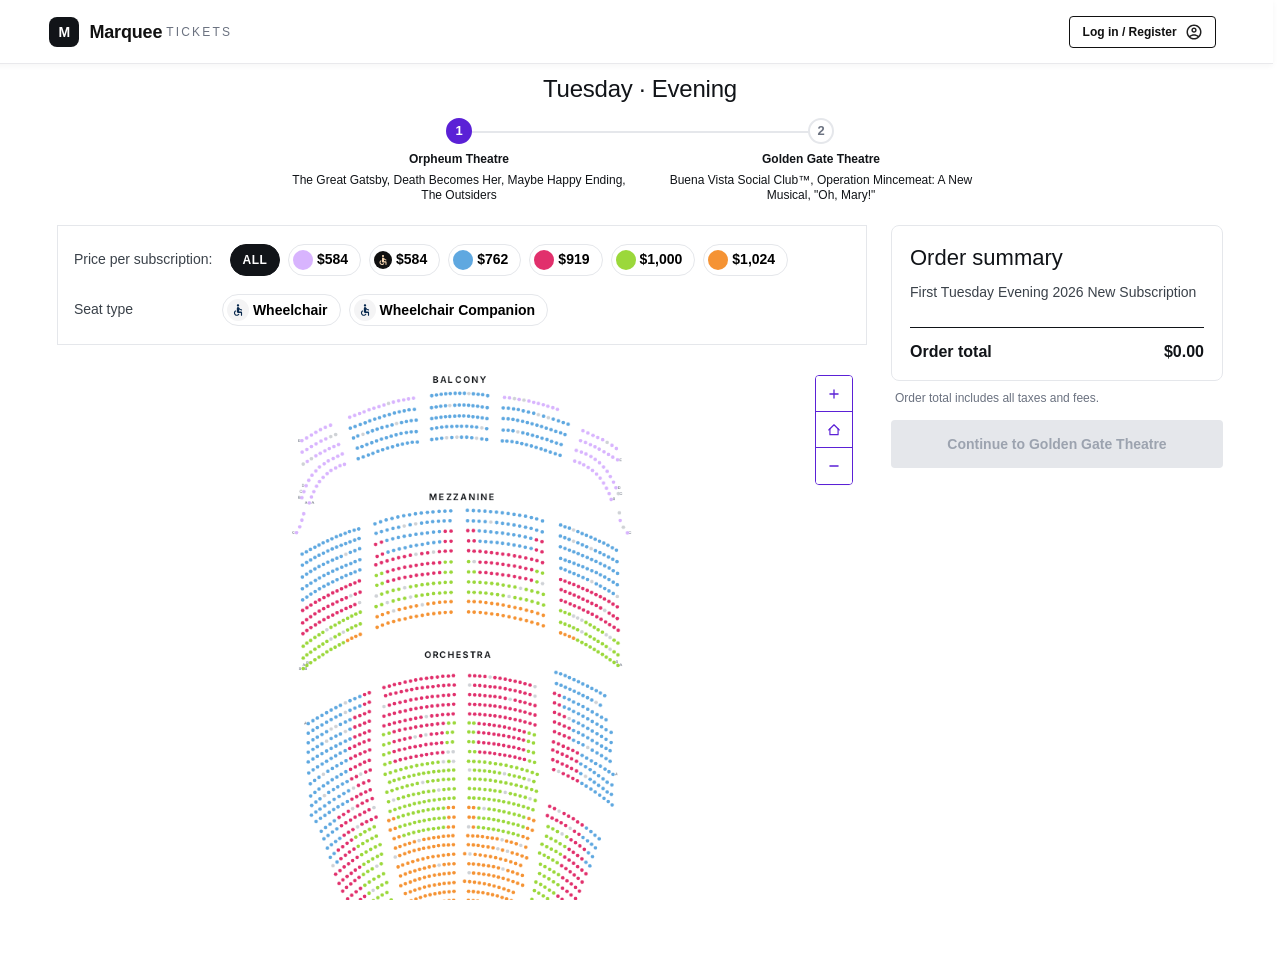
<file: seatmap/seatmap.html>
<!doctype html>
<html lang="en">
<head>
<meta charset="utf-8" />
<meta name="viewport" content="width=device-width, initial-scale=1" />
<title>Choose your seat — Marquee Tickets</title>
<link rel="preconnect" href="https://fonts.googleapis.com">
<link rel="preconnect" href="https://fonts.gstatic.com" crossorigin>
<link rel="stylesheet" href="https://fonts.googleapis.com/css2?family=Inter:wght@400;500;600;700&family=JetBrains+Mono:wght@400;500&display=swap">
<link rel="stylesheet" href="../styles/central.css" />
</head>
<body class="seatmap-page">
  <header class="sticky-header" role="banner">
    <div class="logo logo--brand" aria-label="Marquee Tickets">
      <span class="brand-mark">M</span>
      <span class="brand-name">Marquee<span class="brand-name-suffix">Tickets</span></span>
    </div>
    <button type="button" class="login">Log in / Register <img src="../assets/iconsSystem.svg" alt="" aria-hidden="true" /></button>
  </header>

  <main>
    <h1 class="occasion">Tuesday · Evening</h1>

    <div class="steps">
      <div class="track"></div>
      <div class="row">
        <div class="step active">
          <div class="pin">1</div>
          <div class="name">Orpheum Theatre</div>
          <div class="shows">The Great Gatsby, Death Becomes Her, Maybe Happy Ending, The Outsiders</div>
          <div class="seat-badges" id="seatBadges"></div>
        </div>
        <div class="step">
          <div class="pin">2</div>
          <div class="name">Golden Gate Theatre</div>
          <div class="shows">Buena Vista Social Club™, Operation Mincemeat: A New Musical, "Oh, Mary!"</div>
        </div>
      </div>
    </div>

    <div class="grid">
      <div>
        <div class="filterbar" style="border-radius: 0px" id="filterbar">
          <div class="row" style="gap: 8px; justify-content: flex-start">
            <span class="label" id="filterLabel">Price per subscription:</span>
            <div id="tiers" style="display:contents"></div>
            <div id="seatChips" style="display:contents"></div>
            <button class="change-price hidden" id="changePrice" type="button">Clear all</button>
          </div>
          <div class="row" style="gap: 8px">
            <span class="label">Seat type</span>
            <button class="chip" data-seattype="wc">
              <span class="ic">
                <img src="../assets/iconsAccessibility.svg" width="14" height="14" alt="" />
              </span>
              Wheelchair
            </button>
            <button class="chip" data-seattype="wcc">
              <span class="ic">
                <img src="../assets/iconsAccessibility.svg" width="14" height="14" alt="" />
              </span>
              Wheelchair Companion
            </button>
          </div>
        </div>

<div class="mapwrap" style="margin-top:16px">
          <div class="zoom" style="border-radius: 4px">
            <button id="zin" title="Zoom in"><svg width="14" height="14" viewBox="0 0 24 24" fill="none" stroke="currentColor" stroke-width="2.2" stroke-linecap="round"><path d="M12 5v14M5 12h14"/></svg></button>
            <button id="zhome" title="Reset"><svg width="14" height="14" viewBox="0 0 24 24" fill="none" stroke="currentColor" stroke-width="2" stroke-linecap="round" stroke-linejoin="round"><path d="M3 12l9-9 9 9"/><path d="M5 10v10h14V10"/></svg></button>
            <button id="zout" title="Zoom out"><svg width="14" height="14" viewBox="0 0 24 24" fill="none" stroke="currentColor" stroke-width="2.2" stroke-linecap="round"><path d="M5 12h14"/></svg></button>
          </div>
          <div class="map-stage" id="stage">
            <div class="map-inner" id="mapInner"></div>
          </div>
          <div class="tooltip" id="ttp"></div>
        </div>
      </div>

      <div class="summary-col">
        <aside class="summary" style="border-radius: 8px">
          <h2>Order summary</h2>
          <div class="sub">First Tuesday Evening 2026 New Subscription</div>
          <div id="selected" class="selected-list"></div>
          <div class="total"><span>Order total</span><span class="val" id="total">$0.00</span></div>
        </aside>
        <div class="summary-note">Order total includes all taxes and fees.</div>
        <button class="cta cta-out" id="cta" disabled style="border-radius: 4px">Continue to Golden Gate Theatre</button>
      </div>
    </div>
  </main>

  <!-- Modal: Clear all (step 2 / GGT) — confirm going back to choose a new price band -->
  <div class="modal-backdrop" id="clearAllModal" role="dialog" aria-modal="true" aria-labelledby="camTitle">
    <div class="modal" style="width:400px; padding:28px 28px 22px">
      <h3 id="camTitle" style="font-size:20px; line-height:1.25; margin-bottom:14px">Do you want to change the subscription price?</h3>
      <p style="font-size:14px; line-height:1.6; margin-bottom:22px">This will release all seats added to your cart and you'll need to choose seats from the first venue again.</p>
      <div style="display:flex; flex-direction:column; gap:10px">
        <button type="button" id="camKeep" style="width:100%; height:48px; border-radius:8px; background:var(--accent); color:#fff; border:0; font-size:14px; font-weight:600; cursor:pointer; font-family:inherit">Keep selection</button>
        <button type="button" id="camChange" style="width:100%; height:48px; border-radius:8px; background:#fff; color:var(--ink); border:1.5px solid var(--ink); font-size:14px; font-weight:600; cursor:pointer; font-family:inherit">Change</button>
      </div>
    </div>
  </div>

  <div class="checkout" id="checkout">
    <div class="checkout-card" id="checkoutCard"></div>
  </div>

<div id="toast" class="toast" role="status" aria-live="polite"></div>
<script src="seats.js?v=28"></script>
<script src="golden-gate-seats.js"></script>
<script src="app.js?v=28"></script>
</body>
</html>
</file>
<file: styles/central.css>
/* Shared central stylesheet */

/* Subscription Flow styles */
:root {
    --app-width: 1440px;
    --app-height: 1200px;
    /* Same horizontal inset as .sticky-header so canvas content lines up with header controls */
    --page-gutter: clamp(16px, 4.444vw, 64px);
    --purple: #5a1ee6;
    --purple-soft: #ece4ff;
    --ink: #111;
    --muted: #666;
    --line: #e5e5e5;
  }
  * { box-sizing: border-box; }
  html, body { margin: 0; padding: 0; height: 100%; background: #ffffff; font-family: "Fellix", -apple-system, BlinkMacSystemFont, "Segoe UI", sans-serif; color: var(--ink); overflow-y: auto; overflow-x: hidden; line-height: 1.25; letter-spacing: 0; }
  h1 { font-size: 24px; font-weight: 500 !important; }
  h2 { font-size: 22px; font-weight: 500 !important; }
  h3 { font-size: 18px; }
  h3, h4, h5, h6 { font-weight: 500 !important; }
  p { font-size: 14px; }
  button { font-size: 14px; }
  button[class*="btn"],
  button[class*="cta"],
  a[class*="btn"],
  a[class*="cta"],
[class*="-btn"],
  [class^="btn-"],
  [class*=" btn-"],
  [class^="cta-"],
  [class*=" cta-"] {
    border-radius: 4px !important;
    padding: 8px 16px !important;
  }

  /* Stage now scrolls naturally with the page */
  .stage {
    min-height: 100vh;
    width: 100%;
    display: flex;
    justify-content: center;
    margin-left: auto;
    margin-right: auto;
    background: #fff;
    padding: 64px 0 0;
    overflow-x: hidden;
    overflow-y: visible;
  }
  .canvas {
    position: relative;
    width: min(var(--app-width), 100%);
    max-width: var(--app-width);
    min-height: var(--app-height);
    background: #fff;
    transition: opacity .18s ease;
    /* The whole prototype was designed at  1000px. The user wants the canvas to render
       at 1000px wide. We use CSS `zoom` so all hotspot coordinates and the bg images
       scale together without breaking the 1000-px positioning grid. */
    zoom: 1;
  }

  /* Navigation bar — fixed, always visible through all states */
  .sticky-header {
    position: fixed;
    top: 0;
    left: -15px;
    right: 0;
    margin-left: auto;
    margin-right: auto;
    width: min(var(--app-width), 100%);
    max-width: var(--app-width);
    height: 64px;
    z-index: 100;
    background: #fff;
    border-bottom: 1px solid #e9e9ec;
    display: flex;
    justify-content: space-between;
    align-items: center;
    padding: 0 var(--page-gutter);
    box-shadow: 0 2px 6px rgba(0,0,0,0.04);
    box-sizing: border-box;
  }
  .sticky-header .logo {
    font-family: -apple-system, "Segoe UI", sans-serif;
    font-size: 16px;
    line-height: 1;
    color: #111;
    display: flex;
    align-items: center;
    justify-content: center;
    gap: 8px;
  }
  .sticky-header .logo strong { font-weight: 800; font-size: 20px; letter-spacing: -0.04em; }
  .sticky-header .logo:not(.logo--brand) span { font-weight: 500; letter-spacing: 0.02em; }
  .sticky-header .logo--brand {
    font-weight: 700;
    letter-spacing: -0.01em;
    gap: 10px;
  }
  .sticky-header .logo--brand .brand-mark {
    width: 30px;
    height: 30px;
    border-radius: 8px;
    background: var(--ink, #111);
    color: #fff;
    display: grid;
    place-items: center;
    font-weight: 800;
    font-size: 14px;
    letter-spacing: 0;
    flex-shrink: 0;
  }
  .sticky-header .logo--brand .brand-name { font-size: 18px; }
  .sticky-header .logo--brand .brand-name-suffix {
    color: var(--muted, #666);
    font-weight: 500;
    margin-left: 4px;
    letter-spacing: 0.18em;
    font-size: 12px;
    text-transform: uppercase;
    vertical-align: 2px;
  }
  .sticky-header .login {
    height: 32px;
    border: 1px solid #111; border-radius: 4px;
    padding: 0 12px 0 13px; font-size: 12px; color: #111; font-weight: 700;
    display: flex; align-items: center; gap: 8px;
    background: #fff; cursor: pointer;
    font-family: inherit; line-height: 1; white-space: nowrap;
  }
  .sticky-header .login img { width: 18px; height: 18px; flex: 0 0 auto; display: block; }
  .sticky-header .login:hover { background: #f6f6f8; }
  .canvas.fading { opacity: 0; }

  /* States */
  .state {
    position: relative;
    width: var(--app-width);
    display: none;
    height: auto;
    min-height: var(--app-height);
    overflow: visible;
    margin-left: auto;
    margin-right: auto;
  }
  .state.active { display: block; }
  .state img.bg {
    display: block;
    width: 100%;
    height: auto;
    object-fit: contain;
    margin-left: auto;
    margin-right: auto;
    user-select: none;
    -webkit-user-drag: none;
    pointer-events: none;
  }

  /* Shared horizontal centering for content wrappers */
  main,
  .review-page,
  .contact-page,
  .dp-content,
  .plan-content,
  .hub-body,
  .sf-body,
  .cd-body {
    margin-left: auto;
    margin-right: auto;
  }

  /* Normalize heading sizes across custom title classes */
  .dp-h1,
  .plan-h1,
  .review-title,
  .contact-title,
  .occasion,
  .hub-hero-text h1,
  .sf-hero-text h1,
  .cd-hero-overlay h1 { font-size: 24px !important; }

  .dp-h2,
  .hub-section-h2,
  .sf-h2,
  .cd-h2,
  .section-title,
  .basket-title,
  .summary h2 { font-size: 22px !important; }

  .remove-modal h3,
  .modal h3,
  .cd-final-cta h3 { font-size: 18px !important; font-weight: 500 !important; }

  /* Standardize modal sizing across seatmap + flow */
  .remove-modal,
  .modal {
    width: 400px;
    max-width: 400px;
    border-radius: 8px;
    padding: 24px;
  }

  .hot {
    position: absolute;
    cursor: pointer;
    border-radius: 8px;
    transition: background .15s ease, outline .15s ease, opacity .2s ease;
    z-index: 2;
  }
  .hot:hover {
    background: rgba(90,30,230,0.10);
    outline: 1.5px dashed rgba(90,30,230,0.55);
  }
  .hot.show-hints {
    background: rgba(90,30,230,0.08);
    outline: 1px dashed rgba(90,30,230,0.45);
  }
  .hot.disabled {
    pointer-events: none;
    opacity: 0;
  }

  /* Selection overlays — purple-bordered boxes that mimic the design's selected state */
  .sel-marker {
    position: absolute;
    border: 2px solid var(--purple);
    border-radius: 8px;
    pointer-events: none;
    background: rgba(90,30,230,0.08);
    z-index: 1;
    display: none;
  }
  .sel-marker.show { display: block; }

  /* Disabled-button mask: fully covers the purple "Continue" CTA on screens 1/2/3 to make it look disabled */
  .disabled-mask {
    position: absolute;
    background: #e9e9ec;
    border-radius: 8px;
    pointer-events: none;
    z-index: 1;
    display: none;
  }
  .disabled-mask.show { display: block; }
  .disabled-mask .lbl {
    color: #9a9a9f;
    font-size: 14px;
    font-weight: 600;
    text-align: center;
    line-height: 100%;
    padding-top: 14px;
    font-family: inherit;
  }

  /* Remove-from-basket confirmation modal */
  .remove-modal-backdrop {
    position:fixed; inset:0; background:rgba(0,0,0,.45); z-index:300;
    display:flex; align-items:center; justify-content:center;
    padding-bottom:64px;
    opacity:0; pointer-events:none; transition:opacity .18s ease;
  }
  .remove-modal-backdrop.show {opacity:1; pointer-events:auto}
  .remove-modal {
    background:#fff; border-radius:8px; padding:24px; width: 400px;
    box-shadow:0 16px 48px rgba(0,0,0,.2);
    transform:translateY(8px); transition:transform .18s ease;
  }
  .remove-modal-backdrop.show .remove-modal { transform: translateY(0); }
  .remove-modal h3 {margin:0 0 8px; font-size:18px; font-weight:700}
  .remove-modal p {margin:0 0 18px; font-size:14px; color:var(--ink-2); line-height:1.5}
  .remove-modal-actions {
    display:flex; flex-direction:column; gap:10px; align-items:stretch;
  }
  .remove-modal-keep {
    width: 100%; height: 48px; border-radius: 8px;
    background: var(--purple); color: #fff; border: 0;
    font-size: 14px; font-weight: 700; cursor: pointer; font-family: inherit;
  }
  .remove-modal-keep:hover { background: #4a18d0; }
  .remove-modal-empty {
    width: 100%; height: 48px; border-radius: 8px;
    background: #fff; color: #111; border: 2px solid #111;
    font-size: 14px; font-weight: 700; cursor: pointer; font-family: inherit;
  }
  .remove-modal-empty:hover { background: #f6f6f8; }

  /* Review cart state: real HTML page with sticky basket */
  .review-state { background: #fff; padding-top: 0; min-height: 1000px; }
  .review-page { width: 1000px; margin: 0 auto; padding: 0 0 80px; font-family: inherit; }
  .review-stepper {
    display: flex; align-items: flex-start; justify-content: center;
    padding: 32px 0 36px; position: relative;
  }
  .review-stepper .step {
    display: flex; flex-direction: column; align-items: center; gap: 8px;
    position: relative;
    flex: 0 0 auto; width: 90px;
  }
  .review-stepper .step + .step::before {
    content: ''; position: absolute; left: -33px; width: 66px;
    top: 11px; height: 1.5px;
    background: #5a1ee6;
  }
  .review-stepper .step:last-child::before { background: #d8d3e4; }
  .review-stepper .dot {
    width: 24px; height: 24px; border-radius: 50%;
    background: #5a1ee6; color: #fff;
    display: flex; align-items: center; justify-content: center;
    font-size: 12px; font-weight: 700;
    position: relative; z-index: 1;
  }
  .review-stepper .step:last-child .dot { background: #d8d3e4; color: #fff; }
  .review-stepper .lbl { font-size: 12px; color: #222; font-weight: 600; }
  .review-stepper .step:last-child .lbl { color: #888; font-weight: 500; }
  .review-title {
    text-align: center; margin: 0 0 32px;
    letter-spacing: -0.005em;
  }
  .review-grid {
    display: grid; grid-template-columns: 380px 332px; gap: 60px;
    align-items: start; justify-content: center;
  }
  .review-left { min-width: 0; }
  .timer-row {
    display: flex; align-items: center; gap: 6px;
    font-size: 14px; color: #222; margin-bottom: 22px;
  }
  .timer-row strong { color: #111; font-weight: 700; }
  .section-title {
    font-size: 16px; font-weight: 700; margin: 0 0 22px;
  }
  .venue-block { margin-bottom: 8px; }
  .venue-head {
    display: flex; justify-content: space-between; align-items: center;
    padding: 0 0 14px; border-bottom: 1px solid #e9e9ec;
    margin-bottom: 0;
  }
  .venue-name { font-weight: 700; font-size: 14px; }
  .show-row {
    display: flex; justify-content: space-between; align-items: flex-start;
    margin-top: 22px; margin-bottom: 6px;
  }
  .show-main .show-name { font-weight: 700; font-size: 14px; }
  .show-main .show-when { font-size: 12px; color: #888; margin-top: 2px; }
  .show-total { font-weight: 700; font-size: 14px; }
  .seat-row {
    display: flex; justify-content: space-between;
    font-size: 12px; padding: 1px 0; color: #222;
  }
  .seat-row.sub { color: #888; padding-bottom: 4px; }

  /* Sticky basket on the right */
  .review-right { position: sticky; top: 50px; align-self: start; }
  .basket {
    width: 332px;
    border: 1px solid #e3e1e7; border-radius: 8px;
    padding: 16px;
    background: #fff;
  }
  .basket-title { font-size: 22px !important; font-weight: 500 !important; margin: 0 0 16px; padding: 0; }
  .basket-sub { font-size: 14px; color: #222; margin: 0 0 16px; line-height: 1.25; font-weight: 600; }
  .basket-row {
    display: flex; justify-content: space-between;
    font-size: 14px; padding: 3px 0; color: #222; line-height: 1.25;
  }
  .basket-row.top { padding-top: 4px; }
  .basket-row.total {
    padding: 4px 0 4px;
    font-size: 16px;
    font-weight: 700;
  }
  .basket-row.sub { color: #555; font-weight: 400; }
  .remove-link {
    display: inline-block; color: #5a1ee6; font-size: 14px;
    text-decoration: underline; margin-top: 8px; font-weight: 500;
  }
  .basket-rule { border: 0; border-top: 1px solid #e3e1e7; margin: 12px 0 4px; }
  .checkout-btn {
    margin-top: 18px; width: 100%;
    height: 48px;
    box-sizing: border-box;
    display: inline-flex;
    align-items: center;
    justify-content: center;
    background: #5a1ee6; color: #fff; border: 0;
    padding: 8px 16px; border-radius: 4px;
    font-size: 14px; font-weight: 600; cursor: pointer;
    font-family: inherit;
  }
  .checkout-btn:hover { background: #4a18d0; }

  /* ============== Real-HTML date-picker steps (states 1–4) ============== */
  .datepicker-state { background: #fff; min-height: 1000px; padding-top: 0; }
  .dp-page { width: 100%; padding: 28px 0 54px; font-family: inherit; }
  .dp-stepper {
    display: flex; align-items: flex-start; justify-content: center;
    padding: 24px 0 28px; position: relative;
  }
  .dp-stepper .step {
    display: flex; flex-direction: column; align-items: center; gap: 8px;
    position: relative; flex: 0 0 auto; width: 88px;
  }
  .dp-stepper .step + .step::before {
    content: ''; position: absolute; left: -32px; width: 64px;
    top: 11px; height: 1.5px; background: #d8d3e4;
  }
  .dp-stepper .step.done + .step::before,
  .dp-stepper .step.active + .step::before { background: var(--purple); }
  .dp-stepper .step.done ~ .step.done::before,
  .dp-stepper .step.done ~ .step.active::before { background: var(--purple); }
  .dp-stepper .dot {
    width: 24px; height: 24px; border-radius: 50%;
    background: #d8d3e4; color: #fff;
    display: flex; align-items: center; justify-content: center;
    font-size: 12px; font-weight: 700; position: relative; z-index: 1;
  }
  .dp-stepper .step.done .dot, .dp-stepper .step.active .dot { background: var(--purple); }
  .dp-stepper .lbl { font-size: 11.5px; color: #888; font-weight: 500; }
  .dp-stepper .step.done .lbl, .dp-stepper .step.active .lbl { color: #111; font-weight: 700; }
  .dp-content { width: 318px; margin: 0 auto; }
  .dp-h1 { margin: 0 0 8px; letter-spacing: 0; line-height: 1.18; }
  .dp-sub { font-size: 12px; color: #444; line-height: 1.45; margin: 0 0 24px; }
  .dp-h2 { font-size: 14px; font-weight: 700; margin: 0 0 12px; line-height: 1.25; }
  .dp-day-row { display: flex; gap: 8px; margin-bottom: 12px; }
  .dp-day-pill {
    flex: 1; min-width: 0; height: 50px;
    border: 1px solid #d6d3dc; border-radius: 4px;
    background: #fff; color: #111; font-family: inherit; font-size: 12px; font-weight: 600;
    cursor: pointer; transition: background .12s, color .12s, border-color .12s;
    text-align: center;
  }
  .dp-day-pill:hover { background: #f6f4fa; }
  .dp-day-pill.selected { background: #111; color: #fff; border-color: #111; }
  .dp-time-row { display: flex; gap: 10px; margin-bottom: 28px; }
  .dp-time-pill {
    flex: 1; height: 32px; padding: 0 12px;
    border: 1px solid #d6d3dc; border-radius: 4px;
    background: #fff; color: #111; font-family: inherit; font-size: 12px; font-weight: 500;
    cursor: pointer; transition: background .12s, color .12s, border-color .12s;
  }
  .dp-time-pill:hover { background: #f6f4fa; }
  .dp-time-pill.selected { background: #111; color: #fff; border-color: #111; }
  .dp-week-row { display: flex; gap: 6px; margin-bottom: 10px; }
  .dp-week-pill {
    flex: 1; height: 28px; padding: 0 8px;
    border: 1px solid #d6d3dc; border-radius: 4px;
    background: #fff; color: #111; font-family: inherit; font-size: 11.5px; font-weight: 500;
    cursor: pointer; transition: background .12s, color .12s, border-color .12s;
  }
  .dp-week-pill:hover { background: #f6f4fa; }
  .dp-week-pill.selected { background: #111; color: #fff; border-color: #111; }
  .dp-shows {
    display: grid; grid-template-columns: repeat(2, minmax(0, 1fr)); gap: 16px 10px;
    margin-bottom: 26px;
  }
  .dp-show .dp-show-img {
    width: 100%; aspect-ratio: 1 / 1; border-radius: 0; overflow: hidden;
    background: #eee; display: block; padding: 0;
  }
  .dp-show .dp-show-img img {
    width: 100%; height: 100%; display: block; object-fit: cover; object-position: center;
  }
  .dp-show .dp-show-name { font-size: 12px; font-weight: 700; margin-top: 8px; line-height: 1.18; color: #111; }
  .dp-show .dp-show-meta { font-size: 11.5px; color: #111; line-height: 1.35; margin-top: 2px; }
  .dp-cta {
    width: 100%; height: 38px; padding: 0 18px; border-radius: 4px;
    font-family: inherit; font-size: 14px; font-weight: 600;
    border: 0; cursor: pointer;
    background: #e9e6ef; color: #a09da9;
    transition: background .15s, color .15s;
  }
  .dp-cta.enabled { background: var(--purple); color: #fff; cursor: pointer; }
  .dp-cta.enabled:hover { background: #4a18d0; }
  .dp-footer {
    width: 1000px; height: 72px; margin: 48px auto 0; padding: 0 44px;
    background: #050505; color: #d8d8d8;
    display: flex; align-items: center; justify-content: center; gap: 24px;
    font-size: 12px;
  }
  .dp-footer a { color: #d8d8d8; text-decoration: underline; text-underline-offset: 2px; }

  /* ============== State 5: Plan choice (real HTML) ============== */
  .plan-state { background: #fff; min-height: 1000px; padding-top: 0; }
  .plan-page { padding: 32px 0 80px; }
  .plan-content { width: 320px; margin: 0 auto; }
  .plan-h1 {
    line-height: 1.3;
    margin: 12px 0 24px; letter-spacing: -0.005em;
  }
  .plan-access {
    background: #e7f0fb; border-radius: 4px;
    padding: 14px 16px; display: flex; gap: 10px;
    margin-bottom: 32px;
  }
  .plan-access-icon { width: 20px; height: 20px; flex: 0 0 auto; margin-top: 1px; display: block; }
  .plan-access-title { font-size: 12px; font-weight: 700; color: #0a3d62; margin-bottom: 4px; }
  .plan-access-body { font-size: 12px; color: #444; line-height: 1.5; }
  .plan-access-body a { color: #5a1ee6; }
  .plan-h2 { font-size: 14px; font-weight: 700; margin: 0 0 8px; }
  .plan-h2.mt-32 { margin-top: 32px; }
  .plan-p { font-size: 12px; color: #444; margin: 0 0 14px; line-height: 1.45; }
  .plan-btn {
    width: 100%; padding: 13px; border-radius: 4px;
    border: 1px solid #111; background: #fff; color: #111;
    font-family: inherit; font-size: 14px; font-weight: 700;
    cursor: pointer; transition: background .12s, color .12s;
  }
  .plan-btn:hover { background: #111; color: #fff; }

  /* ============== State 23: Login modal ============== */
  .login-state { background: #fff; min-height: 1000px; padding-top: 0; position: relative; }
  .login-page { padding: 32px 0 80px; pointer-events: none; }
  .login-modal-overlay {
    position: fixed; inset: 0; background: rgba(0,0,0,0.4); z-index: 400;
    display: flex; align-items: center; justify-content: center;
  }
  .login-modal {
    width: 340px; background: #fff; border-radius: 8px;
    padding: 28px; position: relative; z-index: 1;
    box-shadow: 0 30px 80px rgba(0,0,0,0.2);
  }
  .login-modal-close {
    position: absolute; top: 14px; right: 14px;
    width: 28px; height: 28px; border-radius: 50%;
    border: 0; background: transparent; cursor: pointer;
    display: flex; align-items: center; justify-content: center;
    color: #555;
  }
  .login-modal-close:hover { background: #f0f0f5; }
  .login-modal h2 { font-size: 22px; font-weight: 700; margin: 0 0 18px; }
  .login-info {
    background: #e7f0fb; border-radius: 4px;
    padding: 10px 12px; font-size: 12px; color: #0a3d62;
    margin-bottom: 18px; display: flex; align-items: center; gap: 8px;
  }
  .login-btn {
    width: 100%; padding: 11px; border-radius: 4px;
    border: 1px solid #d6d3dc; background: #fff; color: #111;
    font-family: inherit; font-size: 14px; font-weight: 600;
    display: flex; align-items: center; justify-content: center; gap: 8px;
    cursor: pointer; margin-bottom: 8px;
    transition: background .12s;
  }
  .login-btn:hover { background: #f6f4fa; }
  .login-or {
    text-align: center; font-size: 12px; color: #888;
    margin: 14px 0; position: relative;
  }
  .login-or::before, .login-or::after {
    content: ''; position: absolute; top: 50%; width: 42%; height: 1px; background: #e3e1e7;
  }
  .login-or::before { left: 0; } .login-or::after { right: 0; }
  .login-label { font-size: 12px; font-weight: 700; margin-bottom: 6px; }
  .login-input {
    width: 100%; padding: 10px 12px;
    border: 1px solid #d6d3dc; border-radius: 4px;
    font-family: inherit; font-size: 14px;
    margin-bottom: 10px;
  }
  .login-input::placeholder { color: #aaa; }
  .login-disclaim {
    margin-top: 16px; font-size: 12px; color: #555; line-height: 1.5;
  }
  .login-disclaim a { color: #5a1ee6; text-decoration: underline; }
  .login-disclaim h3 { font-size: 14px; font-weight: 700; color: #111; margin: 0 0 6px; }

  /* ============== Contact details (state 23 background) ============== */
  .contact-page { width: 800px; margin: 0 auto; padding: 32px 0; }
  .contact-title {
    text-align: center; font-size: 20px; font-weight: 700;
    margin: 0 0 24px; letter-spacing: -0.005em;
  }
  .contact-grid {
    display: grid; grid-template-columns: 380px 332px;
    gap: 60px; justify-content: center; align-items: start;
  }
  .contact-right { width: 332px; }
  .contact-right .basket { width: 332px; }
  .contact-left { min-width: 0; }
  .eticket-row {
    display: flex; gap: 12px; padding: 14px 16px;
    border: 1px solid #e3e1e7; border-radius: 4px;
    margin-bottom: 24px; background: #faf8fd;
  }
  .eticket-title { font-size: 14px; font-weight: 700; }
  .eticket-sub { font-size: 12px; color: #555; line-height: 1.5; margin-top: 2px; }
  .form-label { display: block; font-size: 12px; font-weight: 700; margin: 12px 0 6px; }
  .form-input {
    width: 100%; padding: 10px 12px;
    border: 1px solid #d6d3dc; border-radius: 4px;
    font-family: inherit; font-size: 14px;
  }
  .form-input::placeholder { color: #aaa; }
  .payment-plans {
    margin-top: 12px; padding: 10px 12px;
    background: #efe9fb; border-radius: 4px;
    font-size: 12px; color: #2d156d;
  }

  /* ============== Hub-style states (A, B, C) ==============
     These states are real HTML rendered inside the 1000-px canvas.
     We let them inherit the canvas's 1.44x zoom and live at  1000px wide
     (so they stay within the canvas bounds and don't overflow horizontally).
     Internal layouts are sized for  1000px content width.
     We only hide the global sticky header so each page can render its own nav. */
  .hub-state {
    background: #fff;
    min-height: 1000px;
    padding-top: 0;
  }
  /* ============== State A: Subscriptions hub ============== */
  .hub-state { background: #fff; min-height: 1400px; padding-top: 0; font-family: "Manrope", -apple-system, BlinkMacSystemFont, "Segoe UI", sans-serif; }
  .hub-header {
    display: grid; grid-template-columns: 160px 1fr 160px;
    align-items: center; padding: 14px 28px;
    background: #fff; border-bottom: 1px solid #efeef3;
  }
  .hub-header-logo { display: flex; align-items: center; gap: 4px; }
  .hub-logo-mark {
    background: #111; color: #fff; font-weight: 900; font-size: 14px;
    padding: 3px 5px; border-radius: 2px; letter-spacing: 0.02em;
    font-family: -apple-system, "Segoe UI", sans-serif;
  }
  .hub-logo-word {
    font-weight: 700; font-size: 14px; color: #111; letter-spacing: 0.02em;
  }
  .hub-nav {
    display: flex; gap: 18px; justify-content: center; align-items: center;
    font-size: 12px; font-weight: 600;
  }
  .hub-nav-link { color: #111; cursor: pointer; padding: 4px 4px; transition: color .12s; white-space: nowrap; }
  .hub-nav-link:hover { color: #5a1ee6; }
  .hub-nav-link.selected { color: #111; font-weight: 700; }
  .hub-login-btn {
    justify-self: end;
    display: flex; align-items: center; gap: 6px;
    background: #fff; color: #111;
    border: 1px solid #d6d3dc; border-radius: 4px;
    padding: 7px 12px; font-family: inherit; font-size: 12px; font-weight: 600;
    cursor: pointer; transition: background .12s; white-space: nowrap;
  }
  .hub-login-btn:hover { background: #f6f4fa; }
  .hub-breadcrumb {
    display: flex; gap: 6px; align-items: center;
    padding: 11px 28px; font-size: 10.5px; color: #555;
    background: #fff;
  }
  .hub-breadcrumb a { color: #555; cursor: pointer; text-decoration: none; }
  .hub-breadcrumb a:hover { color: #5a1ee6; }
  .hub-breadcrumb span { color: #555; }
  .hub-breadcrumb svg { color: #aaa; }

  /* Hero */
  .hub-hero {
    display: grid; grid-template-columns: 320px 1fr;
    align-items: stretch; height: 220px;
    background: #fff;
  }
  .hub-hero-text {
    background: #efe5fc;
    display: flex; flex-direction: column; justify-content: center;
    padding: 30px 28px;
    clip-path: polygon(0 0, 100% 0, 88% 100%, 0 100%);
    position: relative; z-index: 1;
  }
  .hub-hero-text h1 {
    margin: 0 0 8px;
    letter-spacing: 0; color: #1a1a1a;
    line-height: 1;
  }
  .hub-hero-text p { font-size: 14px; color: #1a1a1a; margin: 0; font-weight: 500; }
  .hub-hero-img {
    margin-left: -50px; overflow: hidden;
    background: #2a1408;
  }
  .hub-hero-img img { width: 100%; height: 100%; object-fit: cover; display: block; }

  /* Body */
  .hub-body { width: 600px; margin: 0 auto; padding: 38px 0 36px; }
  .hub-section-h { font-size: 16px; font-weight: 800; margin: 0 0 10px; color: #111; letter-spacing: -0.005em; }
  .hub-lead { font-size: 12px; color: #444; line-height: 1.55; margin: 0 0 28px; }
  .hub-section-h2 { font-size: 22px; font-weight: 800; margin: 0 0 18px; color: #111; letter-spacing: -0.005em; }

  /* Cards */
  .hub-grid {
    display: grid; grid-template-columns: 1fr 1fr 1fr;
    gap: 14px;
  }
  .hub-card { cursor: pointer; }
  .hub-card .hub-card-img { transition: opacity .15s; }
  .hub-card:hover .hub-card-img { opacity: 0.92; }
  .hub-card-img {
    aspect-ratio: 16 / 11; border-radius: 4px;
    background: #aaa; overflow: hidden;
    display: flex; align-items: center; justify-content: center;
  }
  .hub-card-img img { width: 100%; height: 100%; object-fit: cover; display: block; }
  .hub-card-img.purple-tile {
    background: #5a1ee6;
    color: #fff; font-weight: 800; font-size: 16px; line-height: 1.2;
    text-align: center; letter-spacing: 0; padding: 8px;
  }
  .hub-card-img.purple-tile span { white-space: nowrap; }
  .hub-card-body { padding: 10px 0 0; }
  .hub-card-body h4 { font-size: 14px; font-weight: 800; margin: 0 0 4px; color: #111; }
  .hub-card-body p { font-size: 10.5px; color: #444; line-height: 1.5; margin: 0 0 10px; }
  .hub-card-btn {
    background: #5a1ee6; color: #fff; border: 0;
    padding: 7px 14px; border-radius: 4px;
    font-family: inherit; font-size: 10px; font-weight: 700;
    cursor: pointer; transition: background .12s;
  }
  .hub-card-btn:hover { background: #4a18d0; }

  /* Footer */
  .hub-footer {
    background: #0a0a0c; color: #fff;
    padding: 32px 50px 22px; margin-top: 36px;
  }
  .hub-footer-grid {
    display: grid; grid-template-columns: 1fr 1fr 1fr 1fr; gap: 24px;
    padding-bottom: 24px;
  }
  .hub-footer-col h5 { font-size: 12px; font-weight: 800; margin: 0 0 12px; }
  .hub-footer-col a {
    display: block; font-size: 10.5px; color: #d8d6dc;
    text-decoration: underline; cursor: pointer;
    margin-bottom: 5px;
  }
  .hub-social { display: flex; gap: 10px; align-items: center; }
  .hub-social a { font-size: 14px; text-decoration: none; }
  .hub-footer-bot {
    display: grid; grid-template-columns: 220px 1fr 280px;
    gap: 16px; padding-top: 16px;
    align-items: center; font-size: 9.5px; color: #888;
    border-top: 1px solid #2a2a2a;
  }
  .hub-footer-bot strong { font-size: 14px; color: #fff; margin-right: 6px; }
  .hub-footer-links { text-align: right; }
  .hub-footer-links a { color: #d8d6dc; text-decoration: underline; margin-left: 12px; cursor: pointer; }

  /* ============== State B: SF Subscription landing ============== */
  .sf-state { background: #fff; min-height: 1700px; }
  .sf-hero { display: grid; grid-template-columns: 360px 1fr; height: 220px; }
  .sf-hero-text {
    background: linear-gradient(135deg, #f3e8ff 0%, #ead8fa 100%);
    display: flex; flex-direction: column; justify-content: center;
    padding: 40px 50px; clip-path: polygon(0 0, 100% 0, 88% 100%, 0 100%);
  }
  .sf-hero-text h1 {
    margin: 0 0 10px;
    letter-spacing: -0.01em; color: #2a1554;
  }
  .sf-hero-text p { font-size: 14px; color: #2a1554; margin: 0; font-weight: 500; line-height: 1.45; }
  .sf-hero-img {
    background:
      radial-gradient(ellipse at 30% 30%, rgba(255, 100, 200, 0.7), transparent 50%),
      radial-gradient(ellipse at 80% 70%, rgba(255, 200, 100, 0.5), transparent 60%),
      linear-gradient(135deg, #c92d70 0%, #5a1ee6 100%);
    margin-left: -40px;
    display: flex; align-items: center; justify-content: center;
  }
  .sf-hero-mark {
    color: #fff; font-weight: 800; font-size: 20px; letter-spacing: 0.04em;
    text-shadow: 0 2px 8px rgba(0,0,0,0.4);
  }
  .sf-hero-mark em { font-style: normal; font-size: 14px; display: block; letter-spacing: 0.2em; opacity: 0.95; margin-top: 2px; }
  .sf-body { width: 720px; margin: 0 auto; padding: 44px 0 50px; }
  .sf-tile-grid { display: grid; grid-template-columns: 1fr 1fr 1fr; gap: 18px; }
  .sf-tile { cursor: pointer; transition: transform .15s; }
  .sf-tile:hover { transform: translateY(-2px); }
  .sf-tile-img {
    aspect-ratio: 1 / 1; border-radius: 4px; margin-bottom: 12px;
    display: flex; align-items: center; justify-content: center;
    color: #fff; text-align: center; overflow: hidden;
  }
  .sf-tile-2026 {
    background: linear-gradient(180deg, #2a1554 0%, #5a1ee6 100%);
    flex-direction: column; padding: 14px; gap: 8px;
  }
  .sf-tile-2026-banner {
    font-weight: 800; font-size: 12px; letter-spacing: 0.05em; line-height: 1.15;
    background: rgba(255,255,255,0.1); padding: 8px 6px; border-radius: 4px;
    width: 100%;
  }
  .sf-tile-2026-shows {
    display: grid; grid-template-columns: 1fr 1fr 1fr; gap: 4px; width: 100%; flex: 1;
  }
  .sf-tile-2026-shows > div { border-radius: 4px; }
  .sf-tile-2026-shows > div:nth-child(4), .sf-tile-2026-shows > div:nth-child(5) { grid-column: span 1; }
  .sf-tile-purple {
    background: #5a1ee6; font-weight: 800; font-size: 14px; letter-spacing: 0.04em; line-height: 1.2;
  }
  .sf-tile h4 { font-size: 14px; font-weight: 700; margin: 0 0 6px; }
  .sf-tile p { font-size: 12px; color: #555; line-height: 1.5; margin: 0 0 10px; }
  .sf-tile-link { font-size: 12px; font-weight: 700; color: #5a1ee6; cursor: pointer; }
  .sf-tile-link span { display: inline-block; margin-left: 4px; }
  .sf-divider { border: 0; border-top: 1px solid #e5e3ea; margin: 50px 0 36px; }
  .sf-h2 { font-size: 22px; font-weight: 700; margin: 0 0 12px; }
  .sf-p { font-size: 12px; color: #333; line-height: 1.65; margin: 0 0 14px; }
  .sf-p u { text-decoration: underline; }
  .sf-p a { color: #5a1ee6; }
  .sf-list { font-size: 12px; color: #333; line-height: 1.7; margin: 0 0 18px; padding-left: 18px; }
  .sf-list li { margin-bottom: 4px; }
  .sf-btn-primary {
    background: #5a1ee6; color: #fff; border: 0;
    padding: 10px 26px; border-radius: 4px;
    font-family: inherit; font-size: 12px; font-weight: 700;
    cursor: pointer; margin: 6px 0 18px; transition: background .12s;
  }
  .sf-btn-primary:hover { background: #4a18d0; }
  .sf-fine { font-size: 10.5px; color: #777; margin: 6px 0 0; }
  .mt-44 { margin-top: 36px !important; }

  /* ============== State C: 2026-2027 Season detail ============== */
  .cdetail-state { background: #fff; min-height: 3500px; }
  .cd-hero {
    height: 440px; position: relative;
    background:
      radial-gradient(ellipse at 30% 30%, rgba(180, 80, 255, 0.5), transparent 50%),
      radial-gradient(ellipse at 70% 70%, rgba(255, 100, 60, 0.45), transparent 60%),
      linear-gradient(135deg, #2a1554 0%, #5a1ee6 50%, #c92d70 100%);
    display: flex; align-items: center; justify-content: center;
  }
  .cd-hero-overlay {
    text-align: center; color: #fff;
    max-width: 600px; padding: 0 40px;
  }
  .cd-hero-eyebrow {
    font-size: 12px; font-weight: 700; letter-spacing: 0.18em;
    margin-bottom: 18px; opacity: 0.9;
  }
  .cd-hero-overlay h1 {
    margin: 0 0 18px;
    letter-spacing: -0.015em; line-height: 1.05;
    text-shadow: 0 2px 16px rgba(0,0,0,0.3);
  }
  .cd-hero-overlay p { font-size: 16px; margin: 0 0 28px; opacity: 0.95; }
  .cd-hero-actions { display: flex; gap: 12px; justify-content: center; }
  .cd-btn-pill {
    background: #fff; color: #2a1554;
    border: 0; padding: 11px 26px; border-radius: 999px;
    font-family: inherit; font-size: 12px; font-weight: 700;
    cursor: pointer; transition: transform .12s, background .12s;
  }
  .cd-btn-pill:hover { transform: translateY(-1px); }
  .cd-btn-pill.outlined {
    background: transparent; color: #fff; border: 1.5px solid #fff;
  }
  .cd-btn-pill.outlined:hover { background: rgba(255,255,255,0.12); }

  .cd-body { width: 780px; margin: 0 auto; padding: 50px 0 60px; }
  .cd-intro { text-align: center; max-width: 600px; margin: 0 auto 60px; }
  .cd-h2 { font-size: 22px; font-weight: 800; margin: 0 0 14px; letter-spacing: -0.005em; }
  .cd-h2.center { text-align: center; }
  .cd-p { font-size: 14px; color: #444; line-height: 1.65; margin: 0 0 12px; }
  .cd-sub { font-size: 12px; color: #666; margin: 0 0 28px; }
  .cd-sub.center { text-align: center; }
  .mt-50 { margin-top: 50px; }

  .cd-pricing-table {
    border: 1px solid #e8e6ec; border-radius: 8px; overflow: hidden;
    background: #fff;
  }
  .cd-pricing-head {
    display: grid; grid-template-columns: 2.4fr 1fr 1fr;
    background: #f5f3f8; padding: 12px 18px;
    font-size: 12px; font-weight: 700; color: #2a1554;
    letter-spacing: 0.04em; text-transform: uppercase;
  }
  .cd-pricing-head > div + div { text-align: center; }
  .cd-pricing-row {
    display: grid; grid-template-columns: 2.4fr 1fr 1fr;
    padding: 18px; border-top: 1px solid #f0eef2;
    align-items: center;
  }
  .cd-section { display: flex; gap: 12px; align-items: center; }
  .cd-swatch { width: 14px; height: 14px; border-radius: 4px; flex: 0 0 14px; }
  .cd-section strong { display: block; font-size: 14px; font-weight: 700; }
  .cd-section span { display: block; font-size: 12px; color: #777; margin-top: 2px; }
  .cd-price { text-align: center; font-size: 18px; font-weight: 800; color: #2a1554; }
  .cd-save { text-align: center; font-size: 12px; font-weight: 700; color: #3aa86b; }

  .cd-cta-row { display: flex; justify-content: center; margin: 28px 0 20px; }
  .cd-btn-primary {
    background: #5a1ee6; color: #fff; border: 0;
    padding: 13px 34px; border-radius: 4px;
    font-family: inherit; font-size: 14px; font-weight: 700;
    cursor: pointer; transition: background .12s;
    letter-spacing: 0.02em;
  }
  .cd-btn-primary:hover { background: #4a18d0; }

  .cd-shows {
    display: grid; grid-template-columns: 1fr 1fr 1fr;
    gap: 18px; margin-top: 24px;
  }
  .cd-show { cursor: pointer; transition: transform .15s; }
  .cd-show:hover { transform: translateY(-2px); }
  .cd-show-img {
    aspect-ratio: 4 / 5; border-radius: 4px; margin-bottom: 10px;
    display: flex; align-items: center; justify-content: center;
    color: #fff; text-align: center;
    font-weight: 800; font-size: 14px; letter-spacing: 0.05em; line-height: 1.2;
  }
  .cd-show h4 { font-size: 14px; font-weight: 700; margin: 0 0 4px; }
  .cd-show p { font-size: 12px; color: #666; margin: 0; }

  .cd-benefits {
    display: grid; grid-template-columns: 1fr 1fr;
    gap: 24px; margin-top: 24px;
  }
  .cd-benefit { padding: 22px; background: #f7f5fa; border-radius: 8px; }
  .cd-benefit-num {
    font-size: 20px; font-weight: 800; color: #5a1ee6;
    letter-spacing: -0.01em; margin-bottom: 8px;
  }
  .cd-benefit h5 { font-size: 14px; font-weight: 700; margin: 0 0 6px; }
  .cd-benefit p { font-size: 12px; color: #555; line-height: 1.55; margin: 0; }

  .cd-final-cta {
    margin-top: 60px; padding: 40px;
    background: linear-gradient(135deg, #2a1554 0%, #5a1ee6 100%);
    color: #fff; border-radius: 4px; text-align: center;
  }
  .cd-final-cta h3 { font-size: 20px; font-weight: 800; margin: 0 0 8px; }
  .cd-final-cta p { font-size: 14px; margin: 0 0 22px; opacity: 0.9; }
  .cd-final-cta .cd-btn-primary { background: #fff; color: #5a1ee6; }
  .cd-final-cta .cd-btn-primary:hover { background: #f0e8ff; }

  /* Interactive seat map host (rendered as in-flow state, not iframe) */
  .seatmap-state {
    background: #fff;
    /* width: 1000px;
    min-height: auto;*/
    min-height: var(--app-height);
  }
  .seatmap-state.active{
    display: flex;
    align-items: flex-start;
  }
  .seatmap-state main {
    width: 100%;
    max-width: var(--app-width);
    margin: 0 auto;
    padding: 8px var(--page-gutter) 24px;
  }

  /* Full-screen shell + internal scrolling area capped at 1000px */
  .canvas {
    /*height: 1000px;*/
    overflow-y: auto;
    overflow-x: hidden;
  }


  /* Toolbar */
  .bar {
    position: fixed; left: 12px; bottom: 12px; z-index: 50;
    background: rgba(20,20,20,0.92);
    color: #fff;
    border-radius: 8px;
    padding: 10px 12px;
    font-size: 12px;
    display: flex; gap: 10px; align-items: center;
    box-shadow: 0 6px 20px rgba(0,0,0,0.4);
    backdrop-filter: blur(8px);
  }
  .bar button {
    background: #2a2a2a; color: #fff; border: 1px solid #3a3a3a;
    padding: 6px 10px; border-radius: 4px; font-size: 12px; cursor: pointer;
    font-family: inherit;
  }
  .bar button:hover { background: #3a3a3a; }
  .bar .label { opacity: 0.7; }
  .bar .pill { background: #5a1ee6; padding: 4px 8px; border-radius: 20px; font-weight: 600; }

  /* Toast */
  .toast {
    position: fixed; left: 50%; top: 90vh; transform: translateX(-50%);
    background: #111; color: #fff; padding: 14px 22px; border-radius: 4px;
    font-size: 14px; z-index: 60;
    box-shadow: 0 10px 30px rgba(0,0,0,0.4);
    opacity: 0; pointer-events: none; transition: opacity .25s ease, transform .25s ease;
  }
  .toast.show { opacity: 1; transform: translateX(-50%) translateY(4px); }

/* Seatmap styles */
:root{
    --app-width: 1440px;
    --app-height: 1200px;
    --ink:#111418;
    --ink-2:#3b424a;
    --muted:#6b7280;
    --line:#e5e7eb;
    --line-2:#eef0f3;
    --bg:#ffffff;
    --chip:#f4f4f5;
    --accent:#5b21d6;       /* deep violet, original */
    --accent-soft:#ede9fe;
    --btn-disabled:#e5e7eb;
    --btn-disabled-ink:#9ca3af;

    /* tier palette - matches reference vibe but original hues */
    --t-violet:#d8b4fe;
    --t-cyan:#5fa8e0;
    --t-pink:#e1306c;
    --t-lime:#9bd83b;
    --t-orange:#f59334;
    --t-black:#101010;
    --seatmap-stage-h: clamp(560px, calc(100vh - 290px), 920px);
  }
  a{color:inherit}

  /* Page */
  main{
    width:100%;
    max-width:var(--app-width);
    margin:0 auto;
    padding:8px var(--page-gutter) 0;
  }
  .occasion{ text-align:center; letter-spacing:-.01em; margin:2px 0 8px 0; }

  /* Step rail */
  .steps{position:relative; max-width:760px; margin:0 auto 22px; padding:6px 30px 0}
  .steps .track{ display:none; }
  .steps .row{display:grid; grid-template-columns:1fr 1fr; gap:24px; position:relative}
  .step{display:flex; flex-direction:column; align-items:center; text-align:center; gap:6px; position:relative}
  /* Connector line — runs exactly from pin 1 centre to pin 2 centre */
  .step + .step::before{
    content:''; position:absolute; z-index:0;
    left:calc(-50% - 24px); right:50%;
    top:13px; height:2px; background:var(--line);
  }
  .step .pin{
    width:26px; height:26px; border-radius:50%;
    background:#fff; border:2px solid var(--line); color:var(--muted);
    display:grid; place-items:center; font-weight:700; font-size:13px;
    position:relative; z-index:1;
  }
  .step.active .pin{background:var(--accent); border-color:var(--accent); color:#fff}
  .step.done .pin{background:var(--accent); border-color:var(--accent); color:#fff}
  .step.done + .step::before{background:var(--accent)}
  .step .name{font-weight:700; font-size:12px; margin-top:2px}
  .step .shows{font-size:12px;}
  .step .sub{color:var(--muted); font-size:14px}
  .step .seat-badges{display:flex; gap:6px; margin-top:8px; justify-content:center; flex-wrap:wrap; min-height:0}
  .step .seat-badges:empty{display:none}
  .seat-badge{
    display:inline-flex; align-items:center; gap:4px;
    border:1px solid rgb(217, 217, 217); background:rgb(242, 242, 242); color:var(--ink);
    border-radius:4px; padding:4px; font-size:12px; font-weight:600;
    line-height:1; white-space:nowrap; height:20px; box-sizing:border-box;
  }
  .seat-badge svg{flex:0 0 auto}

  /* Layout - filter left/main, summary right */
  .grid{
    display:grid;
    grid-template-columns: calc(100% - 332px - 24px) 332px;
    gap:24px;
    margin-top:6px;
  }

  .filterbar{
    border:1px solid var(--line); border-radius:8px; background:#fff; padding:14px 16px;
  }
  .filterbar .row{display:flex; align-items:center; gap:14px; flex-wrap:wrap; min-height:40px}
  .filterbar .row:first-child{flex-wrap:nowrap}
  .filterbar .row + .row{margin-top:10px}
  .filterbar.locked #tiers .chip:not(.active){display:none}
  .filterbar.locked #tiers { display: none !important; }
  .filterbar.locked .row + .row{display:none}
  .change-price{
    margin-left:auto; background:none; border:0; color:var(--accent); font-weight:600;
    font-size:14px; cursor:pointer; text-decoration:underline; padding:6px 0;
  }
  .change-price:hover{filter:brightness(.9)}
  .change-price.hidden{display:none}
  .seat-chip{
    display:inline-flex; align-items:center; place-items:center; gap:4px;
    border:1px solid var(--line-2); background:#fff; color:var(--ink);
    border-radius: 999px; padding:8px; font-size:14px; font-weight:600;
    line-height:1; white-space:nowrap; height:32px; box-sizing:border-box;
  }
  .seat-chip svg{flex:0 0 auto}
  .seat-chip button{
    background:none; border:0; color:var(--muted); cursor:pointer; font-size:14px; line-height:1;
    padding:2px; border-radius:999px; display:grid; place-items:center;
  }
  .seat-chip button:hover{background:#f6f6f7; color:var(--ink)}

  /* Modal */
  .modal-backdrop{
    position:fixed; inset:0; background:rgba(0,0,0,.45); z-index:300;
    display:flex; align-items:center; justify-content:center;
    padding-bottom:64px;
    opacity:0; pointer-events:none; transition:opacity .18s ease;
  }
  .modal-backdrop.show{opacity:1; pointer-events:auto}
  .modal{
    background:#fff; border-radius:8px; padding:24px; max-width:420px; width: 400px;
    box-shadow:0 16px 48px rgba(0,0,0,.2);
    transform:translateY(8px); transition:transform .18s ease;
  }
  .modal-backdrop.show .modal{transform:translateY(0)}
  .modal h3{margin:0 0 8px; font-size:20px; font-weight:700}
  .modal p{margin:0 0 18px; font-size:14px; color:var(--ink-2); line-height:1.5}
  .modal-actions{display:flex; gap:10px; justify-content:flex-end}
  .modal-actions button{
    border:1px solid var(--line-2); background:#fff; color:var(--ink);
    padding:9px 16px; font-size:14px; font-weight:600; border-radius:8px; cursor:pointer;
  }
  .modal-actions button.primary{background:var(--accent); color:#fff; border-color:var(--accent)}
  .modal-actions button:hover{filter:brightness(.97)}
  .label{font-size:14px; color:var(--ink-2); width:140px; flex:0 0 auto; white-space:nowrap}
  /* Seatmap filter header label ("Price per subscription:" / "Current seat selection:") */
  #filterLabel{ margin-right:8px; }
  .chip{
    display:inline-flex; align-items:center; gap:4px;
    border:1px solid var(--line); border-radius:999px;
    padding:4px 12px 4px 4px; background:#fff; cursor:pointer; font-size:14px; font-weight:600;
    transition:background .12s, border-color .12s, color .12s;
    user-select:none; height:32px;
  }
  .chip .chip-price{
    font-variant-numeric: tabular-nums;
    line-height: 1.25;
  }
  .chip:hover{background:#fafafa}
  .chip.active{border-color:var(--ink); background:var(--ink); color:#fff}
  .chip .swatch{
    width:20px; height:20px; border-radius:50%; display:inline-block;
  }
  .chip .ic{
    width:22px; height:22px; border-radius:999px; background:var(--chip); display:grid; place-items:center;
  }
  .chip.active .ic{background:rgba(255,255,255,.18)}
  .chip .all{
    width:32px;
    padding-left: 12px; padding-right: 4px;
    border-radius:999px;
    color:var(--ink);
    display:flex;
    align-items:center;
    justify-content:center;
    font-size:12px;
    font-weight:800;
    letter-spacing:.04em;
    line-height:1;
  }
  .chip.active .all{color:#fff;
    width:32px;
    padding-left: 12px; padding-right: 4px;
    font-weight:800;
  }

  /* Summary card */
  .summary{
    border:1px solid var(--line); border-radius:8px; background:#fff; padding:18px;
    height:fit-content; position:sticky; top:84px;
    width:332px;
  }
  .summary h2{margin:0 0 12px; font-size:22px !important; font-weight:500 !important}
  .summary .sub{color:var(--ink-2); font-size:14px; line-height:1.25}
  .summary .total{display:flex; justify-content:space-between; align-items:baseline; margin-top:14px; padding-top:14px; border-top:1px solid var(--ink); font-weight:700; font-size:16px; line-height:1.25}
  .summary .total .val{font-variant-numeric:tabular-nums}
  .summary .note{color:var(--muted); font-size:12px; margin-top:12px; text-align:center}
  .summary-col{position:sticky; top:84px; height:fit-content; width:332px}
  .summary-col .summary{position:static}
  .summary-note{color:var(--muted); font-size:12px; margin-top:10px; text-align:left; padding:0 4px}
  .toast{
    position:fixed; left:50%; top:90vh; transform:translateX(-50%) translateY(20px);
    background:var(--ink); color:#fff; padding:10px 16px; border-radius:4px;
    font-size:14px; font-weight:500; box-shadow:0 8px 24px rgba(0,0,0,.18);
    opacity:0; pointer-events:none; transition:opacity .18s ease, transform .18s ease;
    z-index:200; max-width:90vw; text-align:center;
  }
  .cta-out{margin-top:12px}
  .cta{
    margin-top:14px; width:100%; height:48px; border:0; border-radius:4px; padding:8px 16px;
    background:var(--btn-disabled); color:var(--btn-disabled-ink); font-weight:600; font-size:14px;
    display:flex; align-items:center; justify-content:center;
    cursor:not-allowed; transition:all .15s;
  }
  .cta.enabled{background:var(--accent); color:#fff; cursor:pointer}
  .cta.enabled:hover{filter:brightness(1.05)}

  .selected-list{margin-top:12px; display:flex; flex-direction:column; gap:8px}
  .selected-item{
    display:flex; justify-content:space-between; align-items:center; gap:8px;
    padding:3px 0 16px; font-size:14px; line-height:1.25; color:#222;
  }
  .selected-item .subscription-line-label{
    flex:1; min-width:0; font-weight:500;
  }
  .selected-item .price{flex-shrink:0}
  .selected-item + .selected-item{border-top:1px dashed var(--line-2)}
  .selected-item .seat-tag{display:flex; align-items:center; gap:8px; min-width:0}
  .selected-item .seat-tag span:last-child{overflow:hidden; text-overflow:ellipsis; white-space:nowrap}
  .selected-item .dot{width:10px; height:10px; border-radius:50%; flex:0 0 auto}
  .selected-item .price{font-variant-numeric:tabular-nums; font-weight:600}
  .selected-item button{background:none; border:0; color:var(--muted); cursor:pointer; font-size:14px; line-height:1; padding:2px 6px; border-radius:8px}
  .selected-item button:hover{background:#f6f6f7; color:var(--ink)}

  /* Map area */
  .mapwrap{
    position:relative; border:0px; background:#fff;
    overflow:hidden; min-height:var(--seatmap-stage-h); height:var(--seatmap-stage-h);
  }
  .map-stage{
    position:relative; width:100%; height:var(--seatmap-stage-h); overflow:hidden; touch-action:none; cursor:grab;
  }
  .map-stage.dragging{cursor:grabbing}
  .map-inner{position:absolute; left:0; top:0; transform-origin:0 0; will-change:transform}

  /* Zoom controls */
  .zoom{
    position:absolute; right:14px; top:14px; z-index:5;
    display:flex; flex-direction:column; gap:0;
    border:1.5px solid var(--accent); border-radius:4px; background:#fff;
    overflow:hidden; box-shadow:0 1px 0 rgba(0,0,0,.02);
  }
  .zoom button{
    width:36px; height:36px; border:0; background:#fff; cursor:pointer;
    display:grid; place-items:center; color:var(--accent);
    border-bottom:1px solid var(--accent);
  }
  .zoom button:last-child{border-bottom:0}
  .zoom button:hover{background:var(--accent-soft)}

  /* Section labels */
  .sec-label{
    text-anchor:middle; fill:var(--ink); font-family:"Inter", sans-serif;
    font-size:12px; font-weight:600; letter-spacing:.18em; text-transform:uppercase;
  }
  .row-label{
    fill:var(--muted); font-family:"Inter", sans-serif; font-size:5px; font-weight:500;
    text-anchor:middle; dominant-baseline:central;
    pointer-events:none; user-select:none;
  }

  /* Seats */
  .seat{
    transition:transform .08s ease, opacity .15s ease;
    transform-box:fill-box; transform-origin:center;
    cursor:pointer;
  }
  .seat:hover{ transform:scale(1.6); }
  .seat.dim{opacity:.18}
  .seat.sold{fill:#cfd2d6 !important; cursor:not-allowed}
  .seat.sold:hover{transform:none}
  .seat.selected{
    opacity: 0;
  }

  /* Tooltip */
  .tooltip{
    position:absolute; pointer-events:none; z-index:6;
    background:var(--ink); color:#fff; padding:6px 9px; border-radius:7px;
    font-size:14px; font-weight:500; transform:translate(-50%,-130%);
    white-space:nowrap; opacity:0; transition:opacity .1s;
  }
  .tooltip.show{opacity:1}
  .tooltip .ttp-row{display:flex; gap:8px; align-items:center}
  .tooltip .ttp-dot{width:8px; height:8px; border-radius:50%}

  /* Checkout overlay */
  .checkout{
    position:fixed; inset:0; background:rgba(17,20,24,.45);
    display:none; align-items:center; justify-content:center; z-index:50;
    padding:24px;
  }
  .checkout.show{display:flex}
  .checkout-card{
    background:#fff; border-radius:8px; max-width:520px; width:100%;
    padding:28px; box-shadow:0 24px 80px rgba(0,0,0,.25);
  }
  .checkout-card h2{margin:0 0 4px; font-size:22px; font-weight:700}
  .checkout-card .lede{color:var(--muted); margin-bottom:18px; font-size:14px}
  .form-row{display:flex; flex-direction:column; gap:6px; margin-bottom:12px}
  .form-row label{font-size:12px; font-weight:600; color:var(--ink-2)}
  .form-row input{
    border:1px solid var(--line); border-radius:8px; padding:11px 12px; font-family:inherit; font-size:14px;
  }
  .form-row input:focus{outline:none; border-color:var(--accent); box-shadow:0 0 0 3px var(--accent-soft)}
  .form-row.two{display:grid; grid-template-columns:1fr 1fr; gap:10px}
  .checkout-actions{display:flex; gap:10px; margin-top:14px}
  .btn-secondary{
    flex:1; border:1px solid var(--line); background:#fff; border-radius:8px;
    padding:12px; font-weight:600; cursor:pointer; font-family:inherit;
  }
  .btn-primary{
    flex:1.4; border:0; background:var(--accent); color:#fff; border-radius:8px;
    padding:12px; font-weight:600; cursor:pointer; font-family:inherit;
  }
  .btn-primary:hover{filter:brightness(1.05)}

  .confirmed{text-align:center; padding:18px 6px}
  .confirmed .check{
    width:54px; height:54px; border-radius:50%; background:var(--accent-soft); color:var(--accent);
    display:grid; place-items:center; margin:0 auto 14px;
  }
  .confirmed h2{margin:0 0 4px}
  .confirmed p{color:var(--muted); margin:0 0 12px}
  .order-id{font-family:"JetBrains Mono", monospace; font-size:14px; background:var(--chip); padding:6px 10px; border-radius:8px; display:inline-block}

  @media (max-width: 920px){
    .grid{grid-template-columns:1fr}
    .summary{position:static}
  }

  body.seatmap-in-iframe .sticky-header {
    display: none !important;
  }
  body.seatmap-in-iframe main {
    padding-top: 16px;
  }
  body.seatmap-page:not(.seatmap-in-iframe) main {
    padding-top: calc(64px + 8px);
  }
</file>
